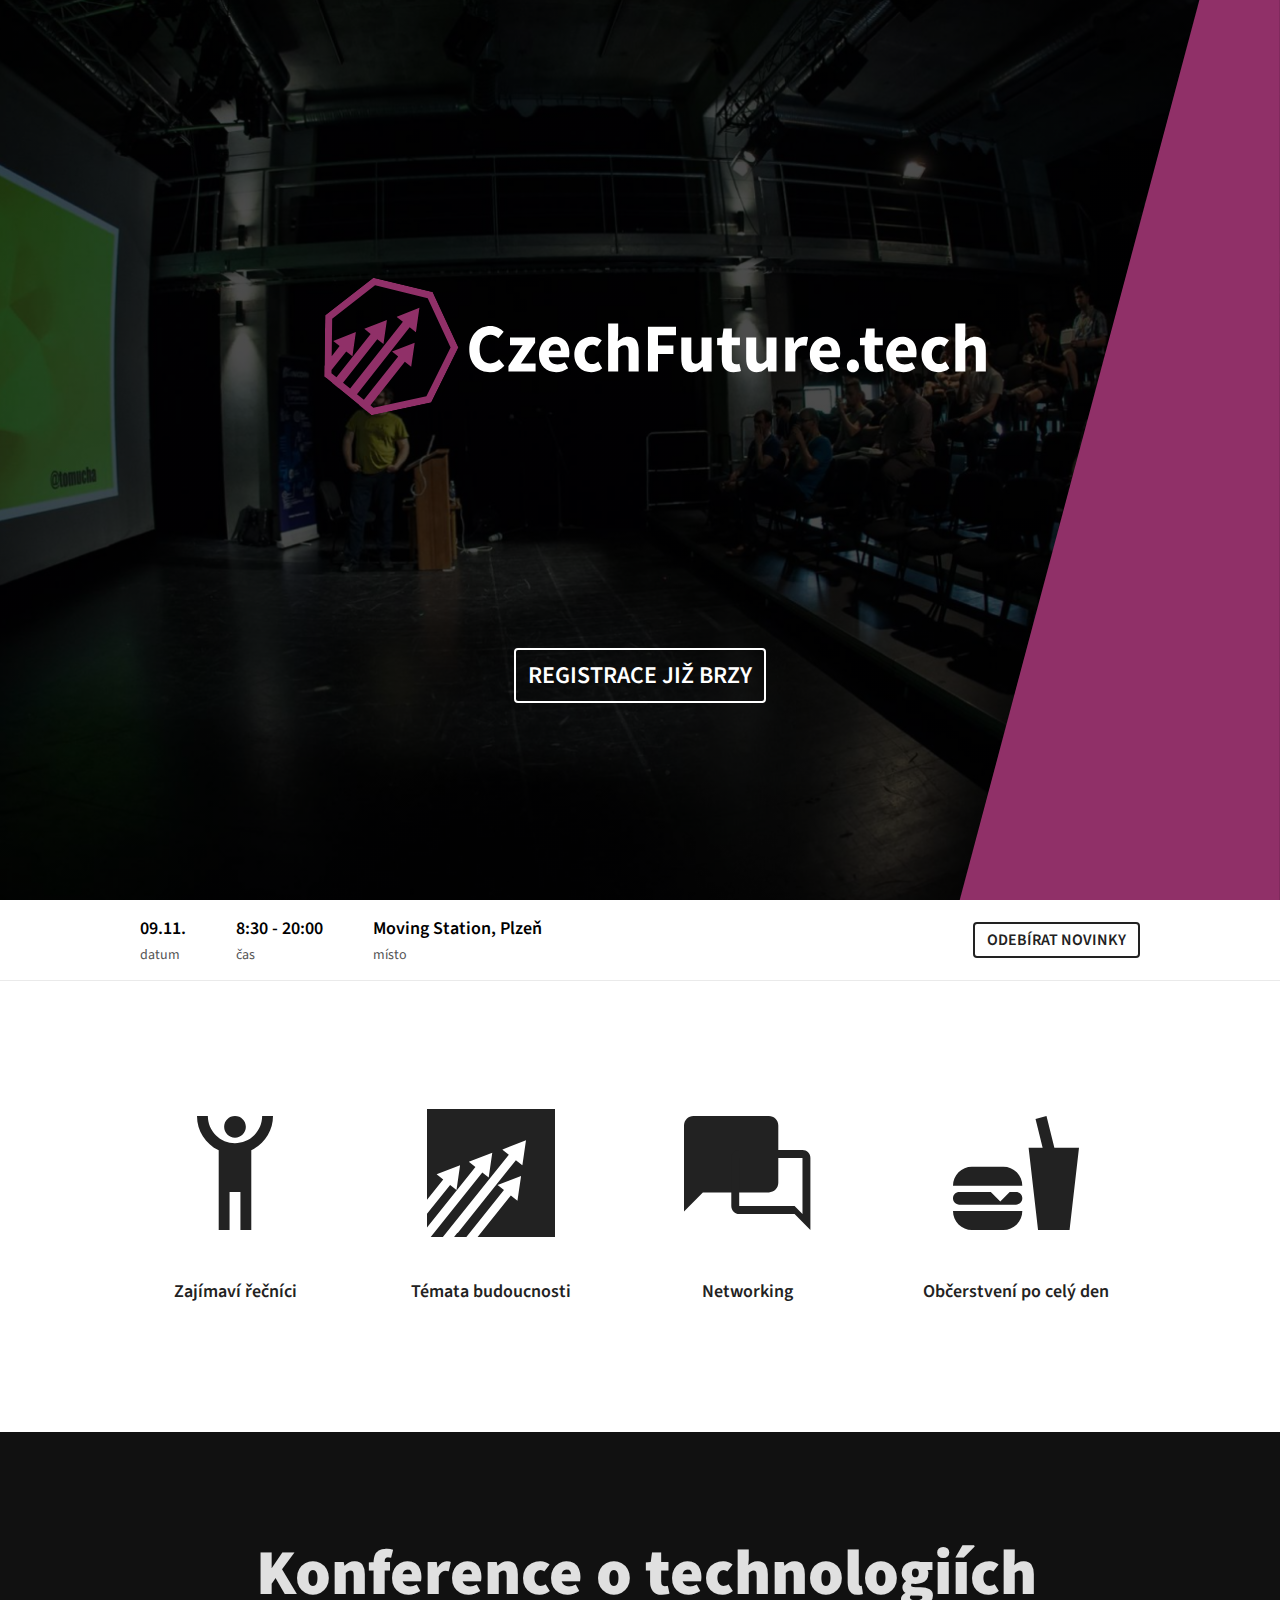
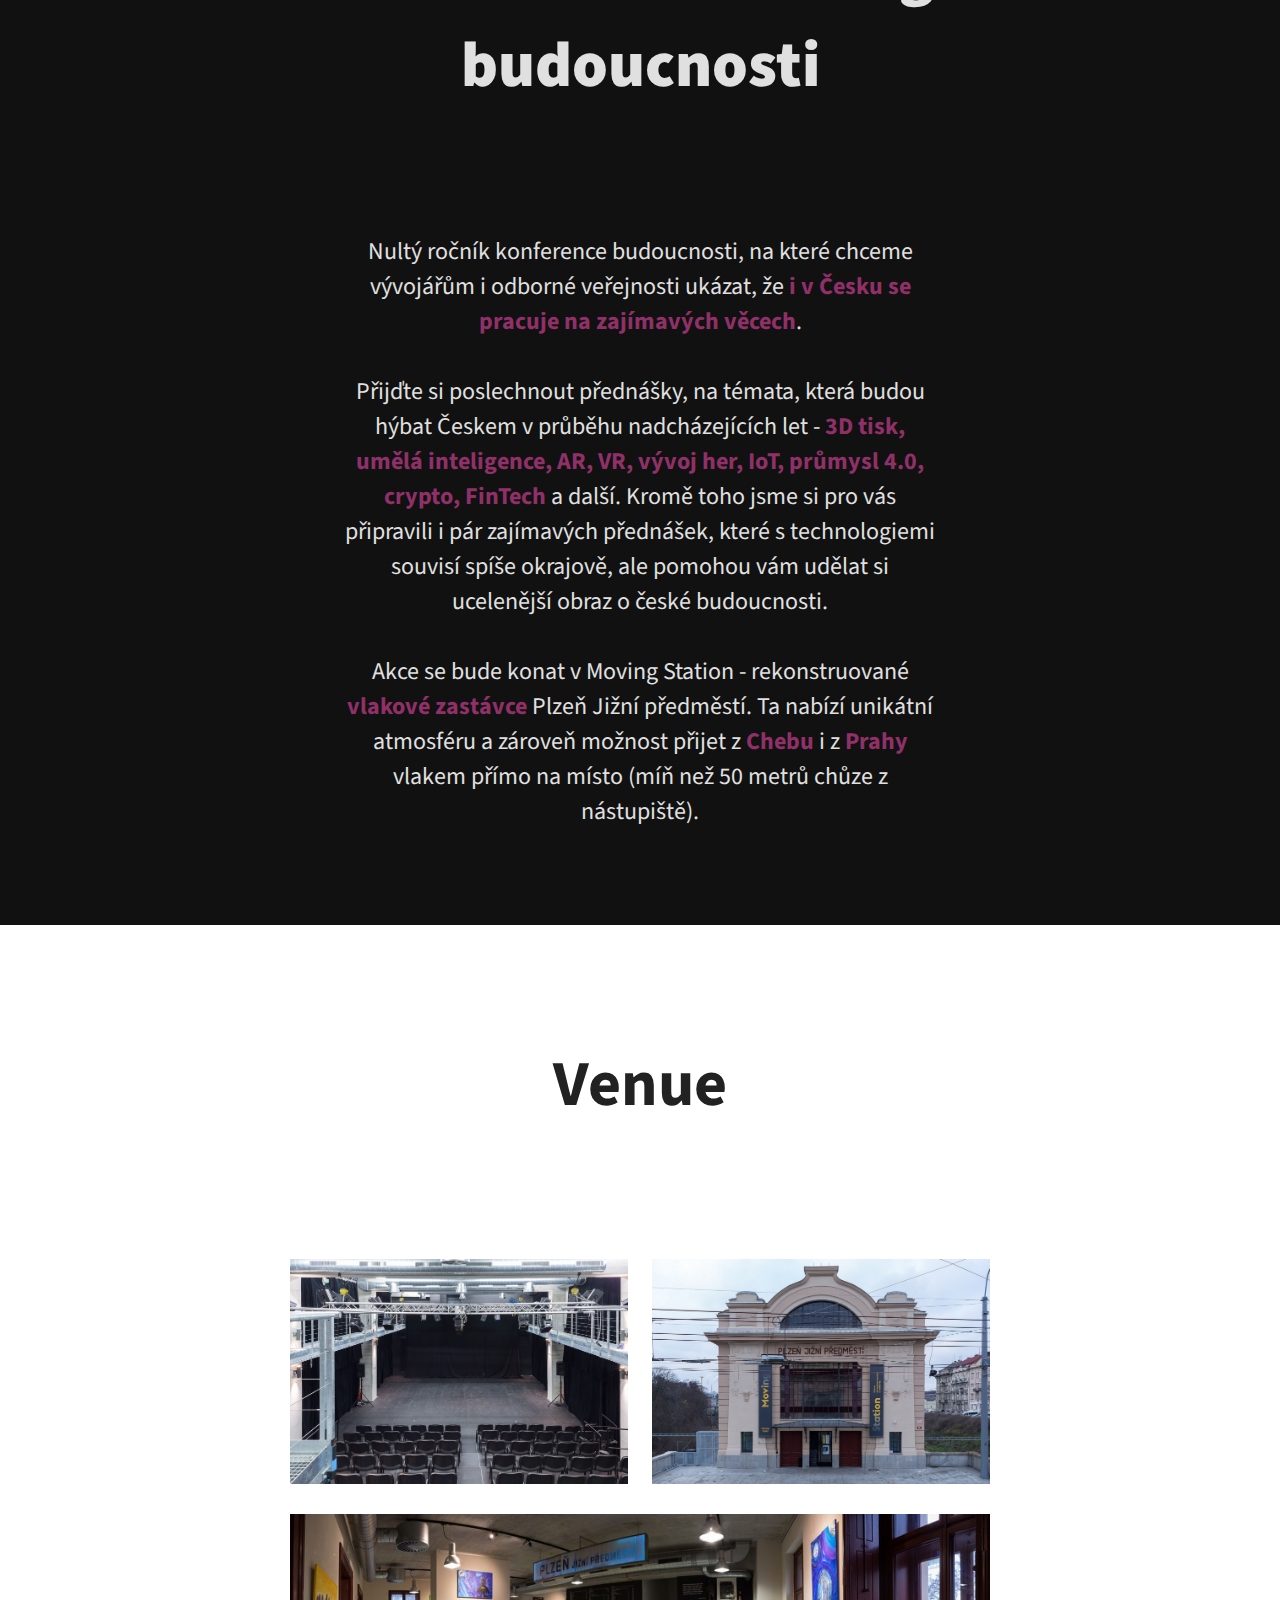
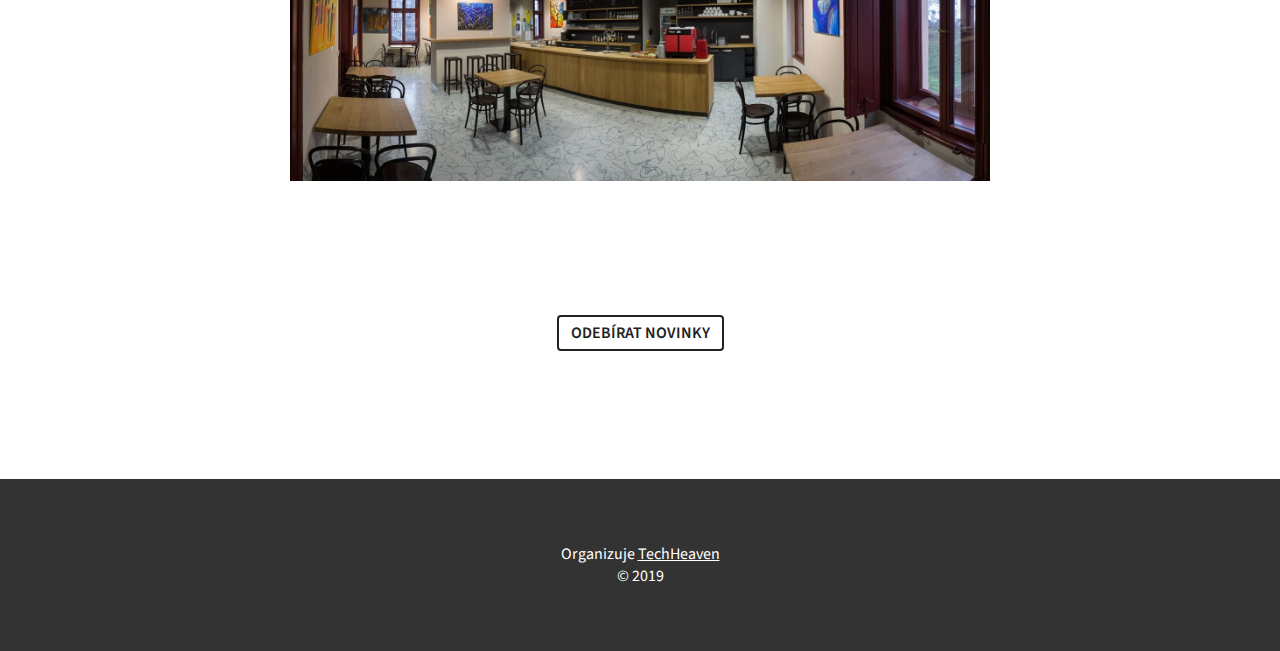
<file: index.html>
<!DOCTYPE html>
<html lang="en">
  <head>
    <!-- Global site tag (gtag.js) - Google Analytics -->
    <script async src="https://www.googletagmanager.com/gtag/js?id=UA-142857992-2"></script>
    <script>
      window.dataLayer = window.dataLayer || [];
      function gtag(){dataLayer.push(arguments);}
      gtag('js', new Date());

      gtag('config', 'UA-142857992-2');
    </script>
    <meta charset="UTF-8">
    <meta name="viewport" content="width=device-width, initial-scale=1.0">
    <link rel="stylesheet" href="styles.css?v=5">
    <link
        href="https://fonts.googleapis.com/css?family=Source+Sans+Pro:300,400|Zilla+Slab+Highlight:400,700&amp;subset=latin-ext"
        rel="stylesheet">
    <title>CzechFuture.tech - konference o technologiích budoucnosti</title>
  </head>
  <body>
    <div class="SectionsContainer">
      <div class="Section Section-cover">
        <div class="Section-cover-container">

          <img class="Cover" src="assets/event_logo.svg" alt="CzechFuture.tech">
        </div>
        <div class="Cover-green"></div>
        <div class="Section-cover-actions">
          <a class="Cover-button">Registrace již brzy</a>
          <!--<a class="Cover-button Cover-button&#45;&#45;tinted"
             href="https://docs.google.com/forms/d/e/1FAIpQLSe_StLbw9thUr5rC_rp36WQdTJDDAFa5lYjzbylM4ZYnxLTRg/viewform?usp=sf_link"
             target="_blank">chci přednášet</a>-->
        </div>
      </div>
      <div class="Section Section-info">
        <div class="Section-info-container">
          <div class="Info">
            <div class="Info-element">
              <div class="Info-element-value">
                09.11.
              </div>
              <div class="Info-element-name">
                datum
              </div>
            </div>
            <div class="Info-element">
              <div class="Info-element-value">
                8:30 - 20:00
              </div>
              <div class="Info-element-name">
                čas
              </div>
            </div>
            <div class="Info-element">
              <div class="Info-element-value">
                Moving Station, Plzeň
              </div>
              <div class="Info-element-name">
                místo
              </div>
            </div>
            <!--<div class="Info-element">
              <div class="Info-element-value">
                250 - 400 Kč
              </div>
              <div class="Info-element-name">
                vstupenky
              </div>
            </div>-->
          </div>
          <div class="Actions">
            <a class="Actions-button" href="https://mailchi.mp/fa78c0d2267e/czech-future-tech" target="_blank">
              Odebírat novinky
            </a>
          </div>
        </div>
      </div>
      <div class="Section Section-promo">
        <div class="Section-promo-container">
          <div class="Promo">
            <img class="Promo-icon" src="assets/icon/ic_speakers.svg" alt="SPEAKERS">
            <span class="Promo-title">Zajímaví řečníci</span>
          </div>
          <div class="Promo">
            <img class="Promo-icon" src="assets/icon/ic_substract.svg" alt="Téma budoucnosti">
            <span class="Promo-title">Témata budoucnosti</span>
          </div>
          <div class="Promo">
            <img class="Promo-icon" src="assets/icon/ic_networking.svg" alt="NETWORKING">
            <span class="Promo-title">Networking</span>
          </div>
          <div class="Promo">
            <img class="Promo-icon" src="assets/icon/ic_food.svg" alt="FOOD">
            <span class="Promo-title">Občerstvení po celý den</span>
          </div>
        </div>
      </div>
      <div class="Section Section-EventDescription">
        <div class="Section-EventDescription--container">
          <h1 class="EventDescription-title">
            &nbsp;Konference o technologiích budoucnosti
          </h1>
          <p class="EventDescription-value">
            <!--<b>1</b> sobota, <b>4</b> témata, <b>20</b> speakerů, <b>200</b> účastníků -<br>-->
            <!-- - tak to je vývojářský ráj.-->
            <br><br>
            Nultý ročník konference budoucnosti, na které chceme vývojářům i odborné veřejnosti ukázat, že <b>i v Česku se pracuje na zajímavých věcech</b>.
            <br><br>
            Přijďte si poslechnout přednášky, na témata, která budou hýbat Českem v průběhu nadcházejících let - <b>3D tisk, umělá inteligence, AR, VR, vývoj her, IoT, průmysl 4.0, crypto, FinTech </b> a další.
            Kromě toho jsme si pro vás připravili i pár zajímavých přednášek, které s technologiemi souvisí spíše okrajově, ale pomohou vám udělat si ucelenější obraz o české budoucnosti.
            <br><br>
            Akce se bude konat v Moving Station - rekonstruované <b>vlakové zastávce</b> Plzeň Jižní předměstí. Ta
            nabízí
            unikátní atmosféru a zároveň možnost přijet z <b>Chebu</b> i z <b>Prahy</b> vlakem přímo na místo (míň než
            50
            metrů chůze z nástupiště).
          </p>
        </div>
      </div>
      <div class="Section Section-main">
        <div class="Section-main-container">
          <div class="ContentColumn">

            <div class="ContentColumn-Section Venue">
              <h2>Venue</h2>
              <div class="Venue-Gallery">
                <div class="Venue-Gallery-Row">
                  <div class="ImageWrapper">
                    <img src="assets/gallery/venue_1.jpg" alt="venue 1">
                  </div>
                  <div class="ImageWrapper">
                    <img src="assets/gallery/venue_2.jpg" alt="venue 2">
                  </div>
                </div>
                <div class="ImageWrapper">
                  <img src="assets/gallery/venue_3.jpg" alt="venue 3">
                </div>
              </div>
            </div>


            <div class="ContentColumn-Section Socials">
              <a class="Actions-button" href="https://mailchi.mp/fa78c0d2267e/czech-future-tech" target="_blank">
                Odebírat novinky
              </a>
            </div>

            <div class="ContentColumn-Section Footer">
              <p>Organizuje <a href="https://techheaven.org">TechHeaven</a></p>
              <p>&copy; 2019</p>
            </div>

          </div>
        </div>
      </div>
    </div>
  </body>
</html>
</file>
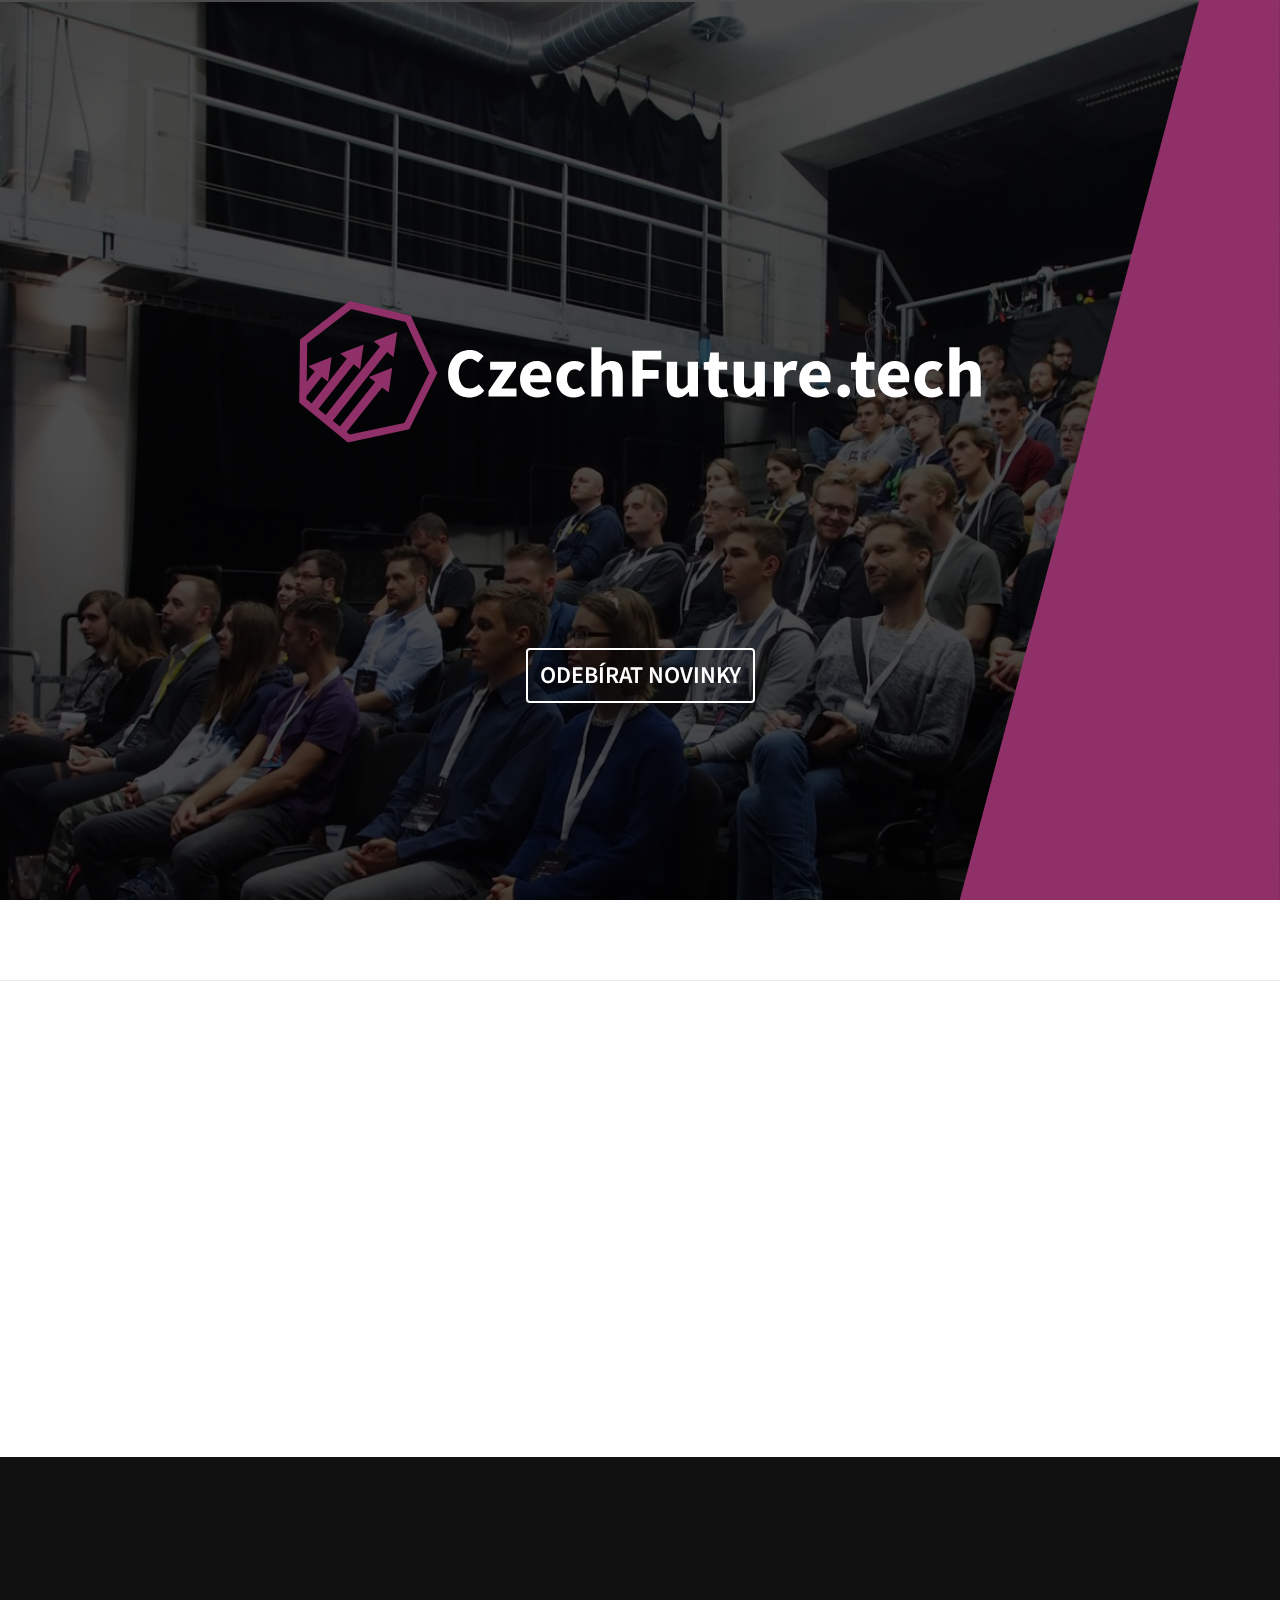
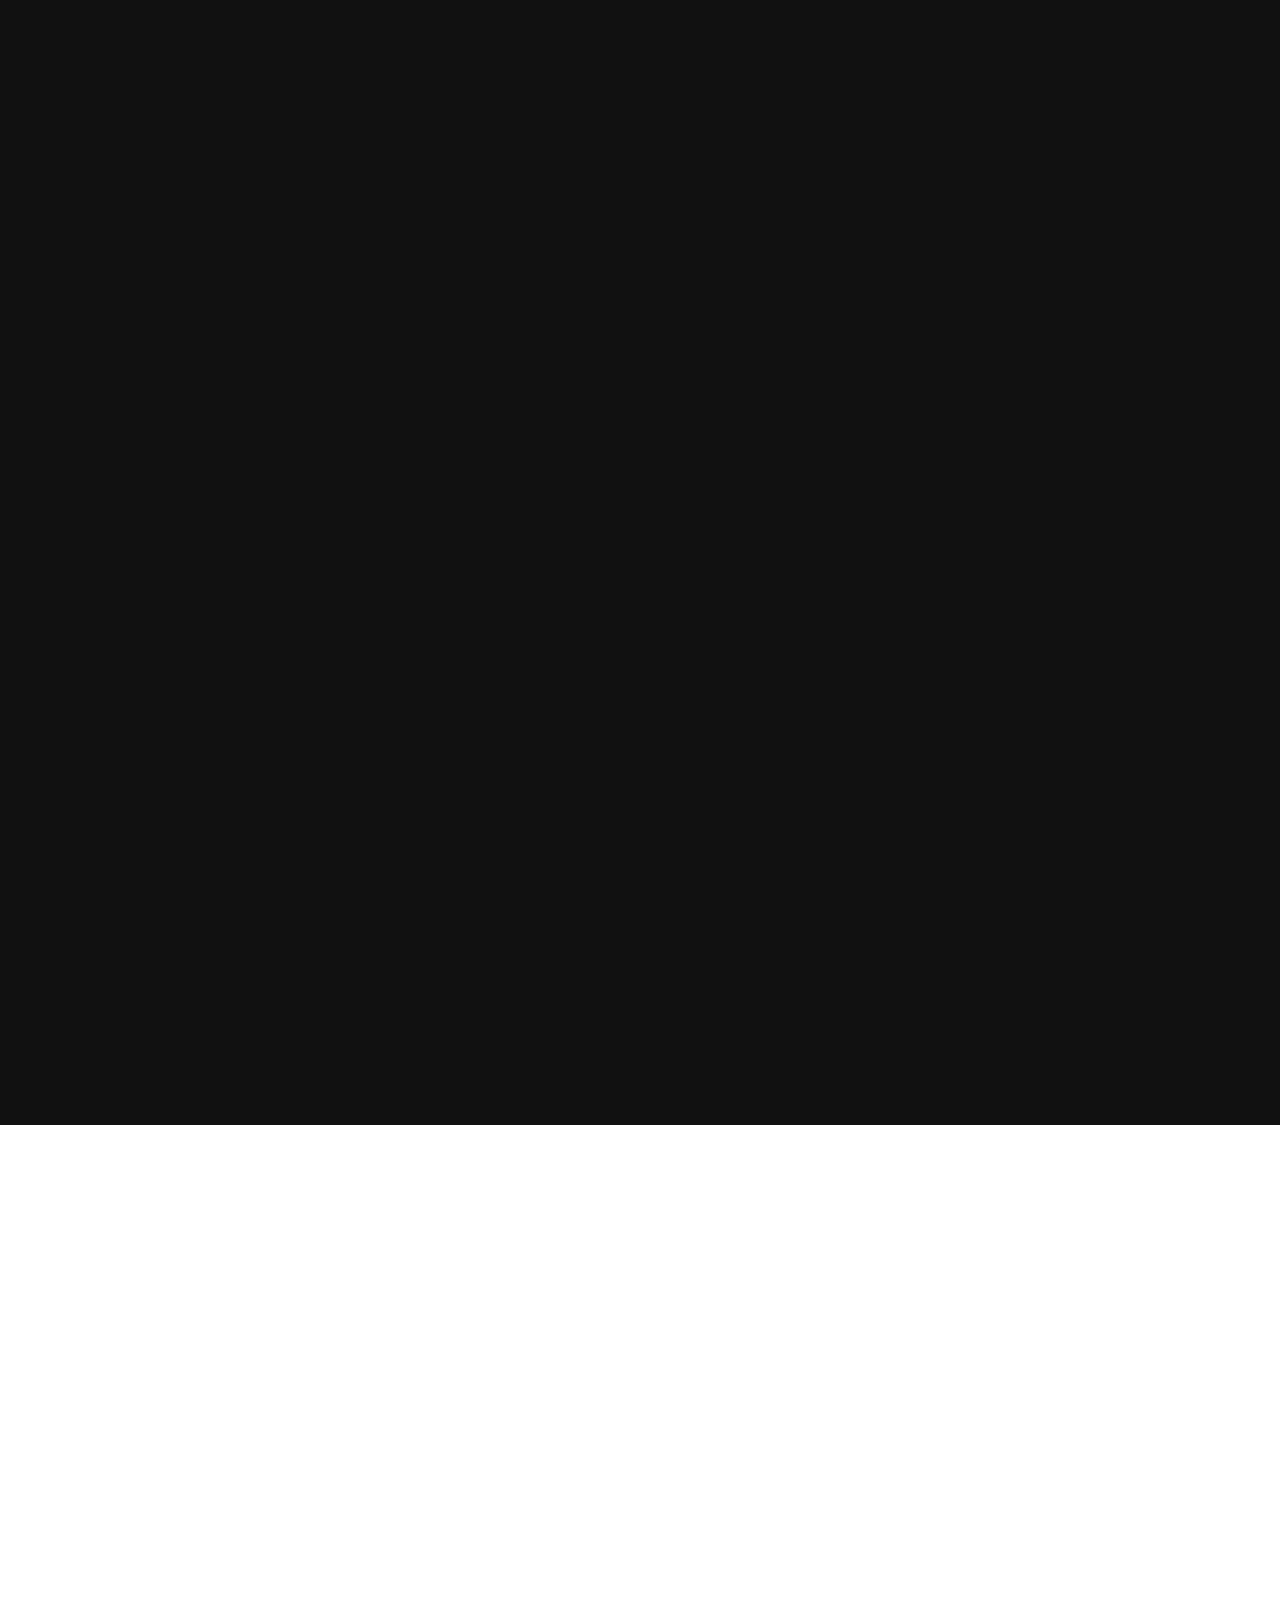
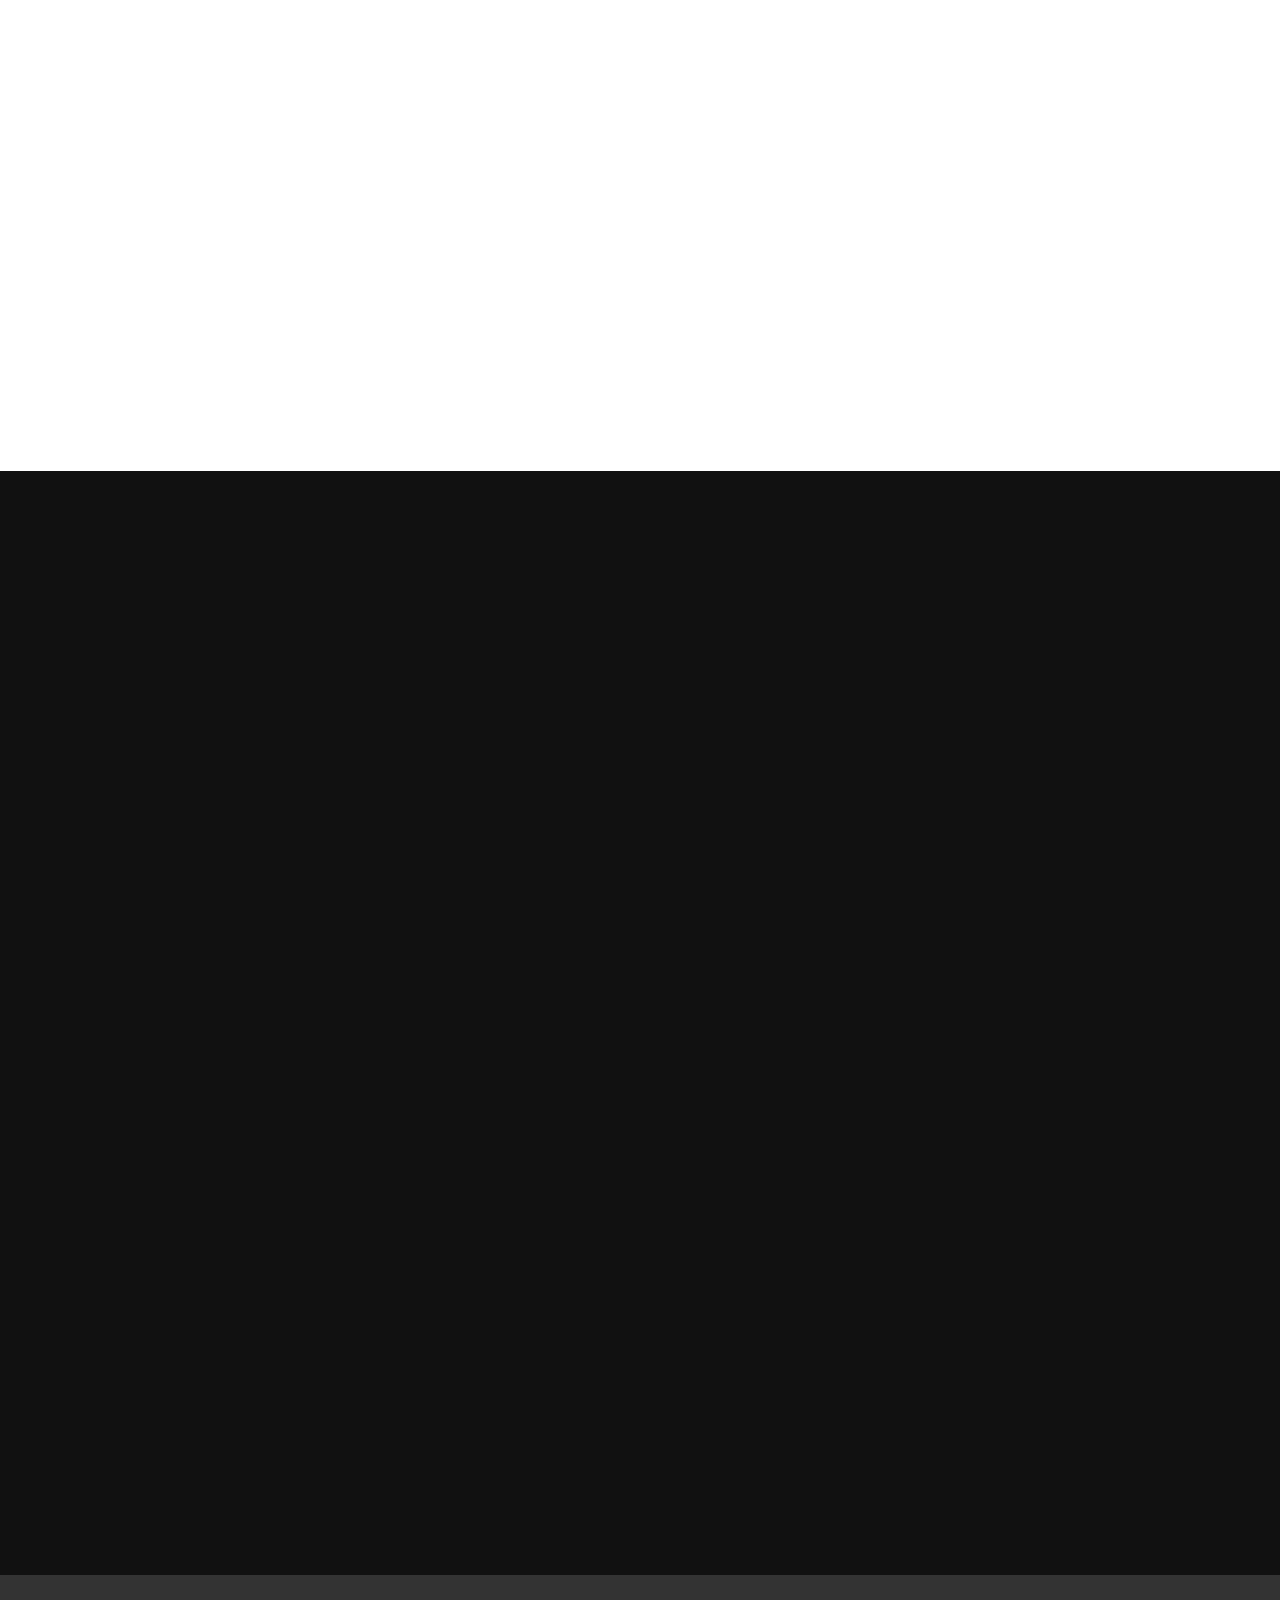
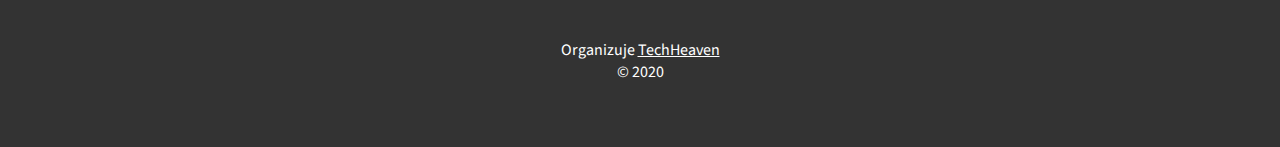
<file: public/index.html>
<!DOCTYPE html>
<html lang="cs">
<head>
    <!-- Global site tag (gtag.js) - Google Analytics -->
    <script async src="https://www.googletagmanager.com/gtag/js?id=UA-142857992-2"></script>
    <script>
        window.dataLayer = window.dataLayer || [];

        function gtag() {
            dataLayer.push(arguments);
        }

        gtag('js', new Date());

        gtag('config', 'UA-142857992-2');
    </script>
    <meta charset="UTF-8">
    <meta content="width=device-width, initial-scale=1.0" name="viewport">
    <link href="styles.css?v=5" rel="stylesheet">
    <link href="https://unpkg.com/aos@next/dist/aos.css" rel="stylesheet"/>
    <link
            href="https://fonts.googleapis.com/css?family=Source+Sans+Pro:300,400|Zilla+Slab+Highlight:400,700&amp;subset=latin-ext"
            rel="stylesheet">
    <title>CzechFuture.tech - konference o technologiích budoucnosti</title>
</head>
<body>
<div class="SectionsContainer">
    <div class="Section Section-cover">
        <div class="Section-cover-container">

            <img alt="CzechFuture.tech" class="Cover" data-aos="zoom-in" src="assets/event_logo.svg">
        </div>
        <div class="Cover-green"></div>
        <div class="Section-cover-actions">
            <a class="Cover-button" data-aos="fade-up" href="https://mailchi.mp/fa78c0d2267e/czech-future-tech"
               target="_blank">Odebírat
                novinky</a>
            <!--<a class="Cover-button Cover-button&#45;&#45;tinted"
               href="https://docs.google.com/forms/d/e/1FAIpQLSe_StLbw9thUr5rC_rp36WQdTJDDAFa5lYjzbylM4ZYnxLTRg/viewform?usp=sf_link"
               target="_blank">chci přednášet</a>-->
        </div>
    </div>
    <div class="Section Section-info">
        <div class="Section-info-container">
            <div class="Info" data-aos="zoom-in-left">
                <div class="Info-element">
                    <div class="Info-element-value">
                        23.5.2020
                    </div>
                    <div class="Info-element-name">
                        datum
                    </div>
                </div>
                <div class="Info-element">
                    <div class="Info-element-value">
                        10:00 - 20:00
                    </div>
                    <div class="Info-element-name">
                        čas
                    </div>
                </div>
                <div class="Info-element">
                    <div class="Info-element-value">
                        Techmania, Plzeň
                    </div>
                    <div class="Info-element-name">
                        místo
                    </div>
                </div>
                <!--<div class="Info-element">
                  <div class="Info-element-value">
                    250 - 400 Kč
                  </div>
                  <div class="Info-element-name">
                    vstupenky
                  </div>
                </div>-->
            </div>
        </div>
    </div>
    <div class="Section Section-promo">
        <div class="Section-promo-container" data-aos="fade-up">
            <div class="Promo">
                <img alt="SPEAKERS" class="Promo-icon" src="assets/icon/ic_speakers.svg">
                <span class="Promo-title">Zajímaví řečníci</span>
            </div>
            <div class="Promo">
                <img alt="Téma budoucnosti" class="Promo-icon" src="assets/icon/ic_substract.svg">
                <span class="Promo-title">Témata budoucnosti</span>
            </div>
            <div class="Promo">
                <img alt="NETWORKING" class="Promo-icon" src="assets/icon/ic_networking.svg">
                <span class="Promo-title">Networking</span>
            </div>
            <div class="Promo">
                <img alt="FOOD" class="Promo-icon" src="assets/icon/ic_food.svg">
                <span class="Promo-title">Občerstvení po celý den</span>
            </div>
        </div>
    </div>
    <div class="Section Section-EventDescription">
        <div class="Section-EventDescription--container" data-aos="fade-up">
            <h1 class="EventDescription-title">
                &nbsp;CzechFuture.tech - konference o technologiích budoucnosti
            </h1>
            <p class="EventDescription-value">
                <!--<b>1</b> sobota, <b>4</b> témata, <b>20</b> speakerů, <b>200</b> účastníků -<br>-->
                <!-- - tak to je vývojářský ráj.-->
                <br><br>
                <b>Czech</b>, český - V Česku i v zahraničí se pořádá spousta konferencí, kde jsou předmětem přednášek,
                workshopů a diskuzí technologie, které jsou zajímavé v zahraničí - v Silicon Valley, v Londýně, v
                Německu, v Číně, v Izraeli, …<br>
                My ale chceme vyslat jasný signál, že <b>i u nás se pracuje na zajímavých věcech.</b>
                <br><br>
                <b>Future</b>, budoucnost - Nosným tématem konference je budoucnost, takže jsme zjišťovali, v čem je <b>Česká
                republika silná</b> , jaké experty tady máme a co můžeme očekávat, že bude hrát významnou roli v
                budoucnosti
                Česka. A to také bude tématem konference.
                <br><br>
                <b>Tech</b>, technologie - Ať už jde o <b>umělou inteligenci </b>,<b> virtuální realitu </b>,<b>
                kryptoměny </b> nebo<b> vývoj her</b>,
                budoucností Česka jsou technologie. Přijďte se přesvědčit sami.
                <br><br>
                Akce se bude konat v <b>Techmania</b> Science Center v Plzni. Ta nabízí unikátní atmosféru pro dospělé,
                ale
                také pro děti a zároveň se nachází jenom kousek od <b>vlakové zastávky Plzeň - Jižní předměstí</b>, kde
                probíhal nultý ročník.
            </p>
        </div>
    </div>
    <div class="Section Speakers" data-aos="fade-up">
        <span class="Speaker-header">Řečníci</span>
        <div class="Section Speakers Speakers-Grid">
            <div class="Speaker"><img alt="speaker" class="Speaker-img" src="assets/speakers/PK.png">
                <span class="Speaker-name">Pavel König<br> <span class="Speaker-name-company">Nvias</span></span>
                <span class="Speaker-topic">ZAJÍMAVOSTI</span>
            </div>
            <div class="Speaker"><img alt="speaker" class="Speaker-img" src="assets/speakers/MK.png">
                <span class="Speaker-name">Martin Kotek<br> <span class="Speaker-name-company">AVRAR</span></span>
                <span class="Speaker-topic">AR/VR</span>
            </div>
            <div class="Speaker"><img alt="speaker" class="Speaker-img" src="assets/speakers/KH.png">
                <span class="Speaker-name">Karel Hulec<br><span class="Speaker-name-company"> Neos</span></span>
                <div><span class="Speaker-topic">CRYPTO</span>
                    <span class="Speaker-topic" style="margin-right: 8px">AR/VR</span>
                </div>

            </div>
            <div class="Speaker"><img alt="speaker" class="Speaker-img" src="assets/speakers/VL.png">
                <span class="Speaker-name">Vašek Löffelmann <br><span
                        class="Speaker-name-company"> ChytreCallcentrum</span></span>
                <div><span class="Speaker-topic">ZAJÍMAVOSTI</span>
                    <span class="Speaker-topic" style="margin-right: 8px">AI</span>
                </div>

            </div>
        </div>
        <span class="Speakers-footer">a další...</span>
    </div>

    <div class="Section Section-main">
        <div class="Section-main-container">
            <div class="Venue-section ContentColumn">

                <div class="ContentColumn-Section Venue" data-aos="fade-up">
                    <h2>Venue</h2>
                    <div class="Venue-Gallery">
                        <div class="Venue-Gallery-Row">
                            <div class="ImageWrapper">
                                <img alt="venue 1" src="assets/gallery/venue_1.jpg">
                            </div>
                            <div class="ImageWrapper">
                                <img alt="venue 2" src="assets/gallery/venue_2.jpg">
                            </div>
                        </div>
                        <div class="ImageWrapper">
                            <img alt="venue 3" src="assets/gallery/venue_3.jpg">
                        </div>
                    </div>
                </div>


                <!--<div class="ContentColumn-Section Socials">
                    <a class="Actions-button" href="https://mailchi.mp/fa78c0d2267e/czech-future-tech" target="_blank">
                        Odebírat novinky
                    </a>
                </div>-->

                <div class="ContentColumn-Section Footer">
                    <p>Organizuje <a href="https://techheaven.org">TechHeaven</a></p>
                    <p>&copy; 2020</p>
                </div>

            </div>
        </div>
    </div>
</div>
<!-- Effect -->
<script src="https://code.jquery.com/jquery-3.4.1.js"></script>
<script src="https://unpkg.com/aos@next/dist/aos.js"></script>
<script>
    AOS.init({
            duration: 1500
        }
    );
</script>
</body>
</html>
</file>
<file: styles.css>
html, body {
    margin: 0;
    padding: 0;
    background-color: #fff;
    font-family: 'Source Sans Pro', sans-serif;
}

body {
    display: flex;
    flex-direction: column;
}

h1, h2, h3, h4, h5, h6, p {
    padding: 0;
    margin: 0;
}

.Header {
    height: 72px;
    background-color: #222222;
}

.SectionsContainer {
    display: flex;
    flex-direction: column;
    /*width: 100%;*/
    overflow: hidden;
}

.Section {
    display: flex;
    flex-direction: row;
    justify-content: center;
}

.Section-cover {
    display: flex;
    flex-direction: column;
    align-items: center;
    justify-content: center;
    height: 100vh;
    background: linear-gradient(
            rgba(0, 0, 0, .7),
            rgba(0, 0, 0, .7)
    ), url("assets/bg/feature_bg.png") no-repeat center center;
    background-size: cover;
}

.Section-cover-container {
    display: flex;
    flex-direction: column;
    align-items: center;
    justify-content: flex-end;
    flex: 1;

    width: 100%;
    max-width: 1000px;
}

.Section-cover-actions {
    display: flex;
    flex-direction: row;
    align-items: center;
    justify-content: center;
    flex: 1;
    position: relative;
    z-index: 1000;
}

.Section-cover-actions > :not(:last-child) {
    margin: 0 16px 0 0;
}

.Cover {
    display: block;
    width: 70%;
}

.Cover-button {
    display: block;
    padding: 8px 12px;
    border: 2px solid #fff;
    color: #fff;
    text-transform: uppercase;
    border-radius: 4px;
    font-weight: 600;
    font-size: 24px;
    cursor: pointer;
    user-select: none;
    text-decoration: none;
}

.Cover-button--tinted {
    color: #903068;
    border-color: #903068;
}

.Cover-green {
    display: block;
    height: 100%;
    width: 100%;
    position: absolute;
    top: 0;
    right: 0;
    background: url('assets/bg/green_cover.svg') no-repeat right center;
    background-size: contain;
}

.Section-info {
    display: flex;
    flex-direction: row;
    align-items: center;

    min-height: 80px;
    border-bottom: 1px solid #eaeaea;

    color: #333333;
}

.Section-info-container {
    display: flex;
    flex-direction: row;
    align-items: center;
    justify-content: start;

    max-width: 1000px;
    width: 100%;
}

.Info {
    display: flex;
    flex-direction: row;
    justify-content: start;
    flex-wrap: wrap;

    flex: 1;

    color: #000;
}

.Info-element {
    flex-direction: column;
    justify-content: start;
    align-items: start;
}

.Info-element:not(:last-child) {
    margin-right: 50px;
}

.Info-element-value {
    font-size: 18px;
    font-weight: 600;
}

.Info-element-name {
    margin-top: 4px;

    font-size: 14px;
    color: #555;
}

.Actions {
    display: flex;
    flex-direction: row;
    justify-content: end;
}

.Actions-button {
    display: block;

    border: 2px solid #222;
    border-radius: 4px;
    padding: 8px 12px;
    cursor: pointer;
    user-select: none;

    color: #222;
    font-size: 16px;
    font-style: normal;
    font-weight: 600;
    line-height: 16px;
    text-transform: uppercase;
    text-decoration: none;
}

.Section-promo {
    display: flex;
    flex-direction: row;
    justify-content: center;
}

.Section-promo-container {
    display: flex;
    flex-direction: row;
    align-items: center;
    padding: 128px 0;
}

.Section-promo-container > :not(:last-child) {
    margin: 0 112px 0 0;
}

.Promo {
    display: flex;
    flex-direction: column;
    align-items: center;
    color: #222;
}

.Promo-icon {
    width: 128px;
    height: 128px;
}

.Promo-title {
    font-weight: 600;
    font-size: 18px;
    margin-top: 42px;
    display: block;
}

.Section-EventDescription {
    display: flex;
    flex-direction: row;
    justify-content: center;
    background-color: #111;
    color: #e0e0e0;
}

.Section-EventDescription--container {
    display: flex;
    flex-direction: column;
    max-width: 1000px;
    align-items: center;
    margin: 96px 0;
}

.EventDescription-title {
    font-family: 'Source Sans Pro', sans-serif;
    font-size: 64px;
    text-align: center;
    font-weight: 900;
    margin-bottom: 52px;
}

.EventDescription-value > b {
    color: #903068;
}

.Section-main {
    display: flex;
    flex-direction: row;
    justify-content: center;
    margin: 72px 0 0 0;
}

.Section-main-container {
    display: flex;

    flex: 0 0 100%;

    flex-direction: row;
    flex-wrap: nowrap;
    align-items: center;
}

.ContentColumn {
    display: flex;
    flex-direction: column;

    flex-basis: 0;
    flex-grow: 1;
    flex-shrink: 1;

    align-items: center;
}

.ContentColumn:first-child {
    margin-top: 42px;
}

.ContentColumn-Section {
    max-width: 1000px;

    display: flex;
    flex-direction: column;
    margin: 0 24px;

    flex: 1;
}

.ContentColumn-Section > h2 {
    font-family: 'Source Sans Pro', sans-serif;
    font-size: 64px;
    color: #222;
}

.Venue {
    align-items: center;
    max-width: 700px;
    overflow: hidden;
    margin-bottom: 128px;
}

.Venue-Gallery {
    display: flex;
    flex-direction: column;
    align-items: center;
    margin-top: 128px;
}

.Venue-Gallery > *:not(:last-child) {
    margin-bottom: 24px;
}

.Venue-Gallery .ImageWrapper {
    width: 100%;
}

.Venue-Gallery .ImageWrapper > img {
    width: 100%;
}

.Venue-Gallery-Row {
    display: flex;
    flex-direction: row;
}

.Venue-Gallery-Row > .ImageWrapper:not(:last-child) {
    margin: 0 24px 0 0;
}

.Socials {
    flex-direction: row;
    margin-bottom: 128px;
    justify-content: center;
}

.Socials > *:not(:last-child) {
    margin-right: 24px;
}

.ContentColumn-Divider {
    height: 1px;
    background-color: #eaeaea;
    margin: 24px 0;
}

.EventDescription {
    flex-direction: column;
    margin: 32px 24px 98px 24px;
    align-items: center;
}

.EventDescription-value {
    text-align: center;
    max-width: 600px;
    font-size: 24px;
}

.ContentColumn-Section-title {
    font-size: 18px;
    margin: 0 0 12px 0;
}

.Speakers {
    align-items: center;
    max-width: 900px;
    overflow: hidden;
    margin-bottom: 128px;
    flex-direction: column;
}

.Speakers-Grid {
    margin: 64px 0 0 0;
    display: flex;
    flex-direction: row;
    flex-wrap: wrap;
    justify-content: center;
}

.Speakers-Grid > * {
    margin: 48px 52px 0 52px;
}

.Speaker {
    display: flex;
    flex-direction: column;
    align-items: center;
}

.Speaker-img {
    width: 128px;
    height: 128px;
    border-radius: 64px;
    background-color: #eaeaea;

    overflow: hidden;
}

.Speaker-name {
    font-size: 24px;
    text-align: center;
    margin-top: 24px;
    color: #222;
}

.Speaker-topic {
    font-size: 16px;
    text-transform: uppercase;
    text-align: center;
    margin-top: 8px;
    color: #222;
    font-weight: 700;
}

.Speaker-company {
    display: flex;
    flex-direction: row;
    align-items: center;
    justify-content: center;
}

.Speaker-company-logo {
    width: 24px;
    height: 24px;

    overflow: hidden;
}

.Speaker-company-name {
    font-size: 14px;
    text-transform: uppercase;
    color: #555;
}

/*
.Schedule-column {
    display: flex;
    flex-direction: column;
    flex: 1 0 0;
    margin: 0 0 0 42px;
}

.Schedule-column:last-child {
    margin: 0 42px 0 42px;
}

.Schedule-column > :not(:first-child) {
    margin: 24px 0 0 0;
}

.Schedule-room {
    border: 2px solid #000000;
    border-radius: 5px;

    display: block;

    padding: 8px 12px;
    cursor: pointer;
    user-select: none;

    color: #000000;
    font-size: 18px;
    font-style: normal;
    font-weight: 600;
    line-height: 16px;
}

.Schedule-room-green {
    border-color: #219653;
    color: #219653;
}

.Schedule-room-purple {
    border-color: #9B51E0;
    color: #9B51E0;
}*/

/*.SideColumn {
    display: flex;
    flex-direction: column;

    flex-shrink: 0;
    flex-grow: 0;
    flex-basis: 300px;
}

.Timetable-buttons {
    display: flex;
    flex-direction: row;
}

.Timetable-buttons > :not(:first-child) {
    margin-left: 8px;
}

.Timetable-button {
    border-radius: 8px;
    color: #fff;
    text-transform: uppercase;
    font-size: 12px;
    line-height: 12px;
    padding: 2px 8px;
    margin: 8px 0 8px 14px;
}

.Timetable-button-ai {
    background-color: #F2994A;
}

.Timetable-button-startup {
    background-color: #219653;
}

.Timetable-button-tens {
    background-color: #EB5757;
}

.Schedule-item {
    border: 1px solid #EAEAEA;
}

.Schedule-item-title {
    font-weight: 600;
    font-size: 18px;
    margin: 14px;
}

.Schedule-item-speaker {
    font-size: 14px;
    text-transform: uppercase;
    margin: 0 0 0 14px;
}*/

.Footer {
    align-items: center;
    padding: 64px 0;
    background-color: #333;
    align-self: stretch;
    margin: 0;
    color: #fff;
    width: auto;
    max-width: none;
}

.Footer a {
    color: #fff;
}

.Tickets {
    display: flex;
    flex-direction: column;
    align-items: center;
    justify-content: center;
    margin-bottom: 128px;
}

.Tickets h3 {
    margin: 42px 0 0 0;
}

.Tickets-Grid {
    display: flex;
    flex-direction: row;
    margin-top: 32px;
}

.Tickets-Grid > :not(:last-child) {
    margin: 0 32px 0 0;
}

.Ticket {
    display: flex;
    flex-direction: column;
    padding: 16px;
    box-sizing: border-box;
    width: 240px;
    height: 132px;
    align-items: center;
    justify-content: center;
    text-align: center;
    cursor: pointer;
    color: #333;
    text-decoration: none;
    background: url("assets/icon/ticket.svg") no-repeat center;
    background-size: cover;
}

.Ticket-Price {
    font-size: 38px;
    font-weight: 600;
}

.Schedule {
    align-items: center;
    justify-content: center;
    margin-bottom: 128px;
}

.Schedule-grid {
    margin: 64px 0;

    display: flex;
    flex-direction: column;
}

.Schedule-item {
    display: flex;
    flex-direction: column;
    max-width: 500px;
    margin: 32px 24px 0 24px;
}

.Schedule-item:first-child {
    margin: 0 24px 0 24px
}

.Schedule-item-time {
    font-size: 42px;
    font-weight: 300;
    color: #555;
}

.Schedule-item-title {
    font-size: 20px;
    text-transform: uppercase;
    color: #222222;
    font-weight: 600;
}

.Schedule-item-speaker {
    font-size: 20px;
    font-weight: 400;
    margin: 4px 0 0 0;
    color: #222;
}

.Schedule-item-desc {
    font-size: 16px;
    margin: 4px 0 0 0;
    color: #555;
}

@media (max-width: 600px) {

    .Section-cover-actions {
        flex-direction: column;
    }

    .Section-cover-actions > :not(:last-child) {
        margin: 0 0 16px 0;
    }

    .Cover {
        width: 90%;
    }

    .Cover-green {
        display: none;
    }

    .Section-info-container {
        padding: 24px;
        align-items: center;
        flex-direction: column;
    }

    .Section-info-container > *:not(:last-child) {
        margin-bottom: 8px;
    }

    .Info {
        flex-direction: column;
        justify-content: center;
        align-items: center;
    }

    .Info-element {
        align-items: center;
        text-align: center;
    }

    .Info-element:not(:last-child) {
        margin: 0 0 16px 0;
    }

    .Section-promo-container {
        flex-direction: column;
        justify-content: center;
        align-items: center;
        padding: 64px 0;
    }

    .Section-promo-container > :not(:last-child) {
        margin: 0 0 64px 0;
    }

    .Promo-icon {
        width: 64px;
        height: 64px;
    }

    .Section-EventDescription {
        padding: 0 32px;
    }

    .EventDescription-title {
        font-size: 42px;
    }

    .EventDescription-value {
        font-size: 20px;
    }

    .Info-element {
        margin: 0 0 16px 0;
    }

    .Socials {
        flex-direction: column;
        align-items: center;
    }

    .Socials > *:not(:last-child) {
        margin: 0 0 24px 0;
    }

    .Speakers-Grid {
        flex-direction: column;
        flex-wrap: nowrap;
    }

    .Speakers-Grid > * {
        margin: 0 0 52px 0;
    }

    .Tickets-Grid {
        margin-top: 42px;
        flex-direction: column;
    }

    .Tickets-Grid > :not(:last-child) {
        margin: 0 0 42px 0;
    }

}
</file>
<file: public/styles.css>
html, body {
    margin: 0;
    padding: 0;
    background-color: #fff;
    font-family: 'Source Sans Pro', sans-serif;
}

body {
    display: flex;
    flex-direction: column;
}

h1, h2, h3, h4, h5, h6, p {
    padding: 0;
    margin: 0;
}

.Header {
    height: 72px;
    background-color: #222222;
}

.SectionsContainer {
    display: flex;
    flex-direction: column;
    /*width: 100%;*/
    overflow: hidden;
}

.Section {
    display: flex;
    flex-direction: row;
    justify-content: center;
}

.Section-cover {
    display: flex;
    flex-direction: column;
    align-items: center;
    justify-content: center;
    height: 100vh;
    background: linear-gradient(
            rgba(0, 0, 0, .7),
            rgba(0, 0, 0, .7)
    ), url("assets/bg/feature_bg.png") no-repeat center center;
    background-size: cover;
}

.Section-cover-container {
    display: flex;
    flex-direction: column;
    align-items: center;
    justify-content: flex-end;
    flex: 1;

    width: 100%;
    max-width: 1000px;
}

.Section-cover-actions {
    display: flex;
    flex-direction: row;
    align-items: center;
    justify-content: center;
    flex: 1;
    position: relative;
    z-index: 1000;
}

.Section-cover-actions > :not(:last-child) {
    margin: 0 16px 0 0;
}

.Cover {
    display: block;
    width: 70%;
    z-index: 2;
}

.Cover-button {
    display: block;
    padding: 8px 12px;
    border: 2px solid #fff;
    color: #fff;
    text-transform: uppercase;
    border-radius: 4px;
    font-weight: 600;
    font-size: 24px;
    cursor: pointer;
    user-select: none;
    text-decoration: none;
}

.Cover-button--tinted {
    color: #903068;
    border-color: #903068;
}

.Cover-green {
    display: block;
    height: 100%;
    width: 100%;
    position: absolute;
    top: 0;
    right: 0;
    background: url('assets/bg/green_cover.svg') no-repeat right center;
    background-size: contain;
}

.Section-info {
    display: flex;
    flex-direction: row;
    align-items: center;

    min-height: 80px;
    border-bottom: 1px solid #eaeaea;

    color: #333333;
}

.Section-info-container {
    display: flex;
    flex-direction: row;
    align-items: center;
    justify-content: start;

    max-width: 1000px;
    width: 100%;
}

.Info {
    display: flex;
    flex-direction: row;
    justify-content: start;
    flex-wrap: wrap;
    padding-left: 20%;
    flex: 1;

    color: #000;
}

.Info-element {
    flex-direction: column;
    justify-content: start;
    align-items: start;
}

.Info-element:not(:last-child) {
    margin-right: 50px;
}

.Info-element-value {
    font-size: 18px;
    font-weight: 600;
}

.Info-element-name {
    margin-top: 4px;

    font-size: 14px;
    color: #555;
}

.Actions {
    display: flex;
    flex-direction: row;
    justify-content: end;
}

.Actions-button {
    display: block;

    border: 2px solid #222;
    border-radius: 4px;
    padding: 8px 12px;
    cursor: pointer;
    user-select: none;

    color: #222;
    font-size: 16px;
    font-style: normal;
    font-weight: 600;
    line-height: 16px;
    text-transform: uppercase;
    text-decoration: none;
}

.Section-promo {
    display: flex;
    flex-direction: row;
    justify-content: center;
}

.Section-promo-container {
    display: flex;
    flex-direction: row;
    align-items: center;
    padding: 128px 0;
}

.Section-promo-container > :not(:last-child) {
    margin: 0 5% 0 0;
}

.Promo {
    display: flex;
    flex-direction: column;
    align-items: center;
    color: #222;
}

.Promo-icon {
    width: 128px;
    height: 128px;
}

.Promo-title {
    font-weight: 600;
    font-size: 18px;
    margin-top: 42px;
    display: block;
    text-align: center;
}

.Section-EventDescription {
    display: flex;
    flex-direction: row;
    justify-content: center;
    background-color: #111;
    color: #e0e0e0;
}

.Section-EventDescription--container {
    display: flex;
    flex-direction: column;
    max-width: 1000px;
    align-items: center;
    margin: 96px 0;
}

.EventDescription-title {
    font-family: 'Source Sans Pro', sans-serif;
    font-size: 64px;
    text-align: center;
    font-weight: 900;
    margin-bottom: 52px;
}

.EventDescription-value > b {
    color: #903068;
}

.Section-main {
    display: flex;
    flex-direction: row;
    justify-content: center;
    margin: 72px 0 0 0;
}

.Section-main-container {
    display: flex;

    flex: 0 0 100%;

    flex-direction: row;
    flex-wrap: nowrap;
    align-items: center;
}

.ContentColumn {
    display: flex;
    flex-direction: column;

    flex-basis: 0;
    flex-grow: 1;
    flex-shrink: 1;

    align-items: center;
}

.ContentColumn:first-child {
    margin-top: 42px;
}

.ContentColumn-Section {
    max-width: 1000px;

    display: flex;
    flex-direction: column;
    margin: 0 24px;

    flex: 1;
}

.ContentColumn-Section > h2 {
    font-family: 'Source Sans Pro', sans-serif;
    font-size: 64px;
    color: #FFF;
    padding-top: 60px;
}

.Venue {
    align-items: center;
    max-width: 700px;
    overflow: hidden;
    margin-bottom: 128px;
}
.Venue-section{
    background-color: #111111;
    color: #FFFFFF;
}

.Venue-Gallery {
    display: flex;
    flex-direction: column;
    align-items: center;
    margin-top: 128px;
}

.Venue-Gallery > *:not(:last-child) {
    margin-bottom: 24px;
}

.Venue-Gallery .ImageWrapper {
    width: 100%;
}

.Venue-Gallery .ImageWrapper > img {
    width: 100%;
}

.Venue-Gallery-Row {
    display: flex;
    flex-direction: row;
}

.Venue-Gallery-Row > .ImageWrapper:not(:last-child) {
    margin: 0 24px 0 0;
}

.Socials {
    flex-direction: row;
    margin-bottom: 128px;
    justify-content: center;
}

.Socials > *:not(:last-child) {
    margin-right: 24px;
}

.ContentColumn-Divider {
    height: 1px;
    background-color: #eaeaea;
    margin: 24px 0;
}

.EventDescription {
    flex-direction: column;
    margin: 32px 24px 98px 24px;
    align-items: center;
}

.EventDescription-value {
    text-align: center;
    max-width: 600px;
    font-size: 24px;
}

.ContentColumn-Section-title {
    font-size: 18px;
    margin: 0 0 12px 0;
}

.Speakers {
    align-items: center;
/ / max-width: 900 px;
    overflow: hidden;
    margin-bottom: 128px;
    flex-direction: column;
}

.Speakers-Grid {
    margin: 64px 0 50px 0;
    display: flex;
    flex-direction: row;
    flex-wrap: wrap;
    justify-content: center;
}

.Speakers-Grid > * {
    margin: 48px 52px 0 52px;
}

.Speaker {
    display: flex;
    flex-direction: column;
    align-items: center;
}
.Speaker-header{
    margin-top: 64px;
    font-style: normal;
    font-weight: bold;
    font-size: 80px;
    line-height: 101px;
}

.Speaker-img {
    width: 200px;
    height: 200px;
    border-radius: 98px;
    background-color: #eaeaea;

    overflow: hidden;
}

.Speaker-name {
    font-style: normal;
    font-weight: bold;
    font-size: 24px;
    line-height: 30px;
    text-align: center;
    color: #111111;
    margin: 17px 0;
}

.Speaker-name-company {
    font-style: normal;
    font-weight: lighter;
    font-size: 24px;
    line-height: 28px;
    text-align: center;
    color: #111111;
}

.Speaker-topic {
    display: flex;
    font-style: normal;
    font-weight: 900;
    font-size: 24px;
    line-height: 30px;
    text-align: center;
    background-color: #333333;
    color: #FFFFFF;
    border-radius: 10px;
    padding: 5px 15px;
    float: right;
}
.Speakers-footer{
    font-style: normal;
    font-weight: bold;
    font-size: 34px;
    line-height: 43px;
    /* identical to box height */

    text-align: center;
}

.Speaker-company {
    display: flex;
    flex-direction: row;
    align-items: center;
    justify-content: center;
}

.Speaker-company-logo {
    width: 24px;
    height: 24px;

    overflow: hidden;
}

.Speaker-company-name {
    font-size: 14px;
    text-transform: uppercase;
    color: #555;
}

/*
.Schedule-column {
    display: flex;
    flex-direction: column;
    flex: 1 0 0;
    margin: 0 0 0 42px;
}

.Schedule-column:last-child {
    margin: 0 42px 0 42px;
}

.Schedule-column > :not(:first-child) {
    margin: 24px 0 0 0;
}

.Schedule-room {
    border: 2px solid #000000;
    border-radius: 5px;

    display: block;

    padding: 8px 12px;
    cursor: pointer;
    user-select: none;

    color: #000000;
    font-size: 18px;
    font-style: normal;
    font-weight: 600;
    line-height: 16px;
}

.Schedule-room-green {
    border-color: #219653;
    color: #219653;
}

.Schedule-room-purple {
    border-color: #9B51E0;
    color: #9B51E0;
}*/

/*.SideColumn {
    display: flex;
    flex-direction: column;

    flex-shrink: 0;
    flex-grow: 0;
    flex-basis: 300px;
}

.Timetable-buttons {
    display: flex;
    flex-direction: row;
}

.Timetable-buttons > :not(:first-child) {
    margin-left: 8px;
}

.Timetable-button {
    border-radius: 8px;
    color: #fff;
    text-transform: uppercase;
    font-size: 12px;
    line-height: 12px;
    padding: 2px 8px;
    margin: 8px 0 8px 14px;
}

.Timetable-button-ai {
    background-color: #F2994A;
}

.Timetable-button-startup {
    background-color: #219653;
}

.Timetable-button-tens {
    background-color: #EB5757;
}

.Schedule-item {
    border: 1px solid #EAEAEA;
}

.Schedule-item-title {
    font-weight: 600;
    font-size: 18px;
    margin: 14px;
}

.Schedule-item-speaker {
    font-size: 14px;
    text-transform: uppercase;
    margin: 0 0 0 14px;
}*/

.Footer {
    align-items: center;
    padding: 64px 0;
    background-color: #333;
    align-self: stretch;
    margin: 0;
    color: #fff;
    width: auto;
    max-width: none;
}

.Footer a {
    color: #fff;
}

.Tickets {
    display: flex;
    flex-direction: column;
    align-items: center;
    justify-content: center;
    margin-bottom: 128px;
}

.Tickets h3 {
    margin: 42px 0 0 0;
}

.Tickets-Grid {
    display: flex;
    flex-direction: row;
    margin-top: 32px;
}

.Tickets-Grid > :not(:last-child) {
    margin: 0 32px 0 0;
}

.Ticket {
    display: flex;
    flex-direction: column;
    padding: 16px;
    box-sizing: border-box;
    width: 240px;
    height: 132px;
    align-items: center;
    justify-content: center;
    text-align: center;
    cursor: pointer;
    color: #333;
    text-decoration: none;
    background: url("assets/icon/ticket.svg") no-repeat center;
    background-size: cover;
}

.Ticket-Price {
    font-size: 38px;
    font-weight: 600;
}

.Schedule {
    align-items: center;
    justify-content: center;
    margin-bottom: 128px;
}

.Schedule-grid {
    margin: 64px 0;

    display: flex;
    flex-direction: column;
}

.Schedule-item {
    display: flex;
    flex-direction: column;
    max-width: 500px;
    margin: 32px 24px 0 24px;
}

.Schedule-item:first-child {
    margin: 0 24px 0 24px
}

.Schedule-item-time {
    font-size: 42px;
    font-weight: 300;
    color: #555;
}

.Schedule-item-title {
    font-size: 20px;
    text-transform: uppercase;
    color: #222222;
    font-weight: 600;
}

.Schedule-item-speaker {
    font-size: 20px;
    font-weight: 400;
    margin: 4px 0 0 0;
    color: #222;
}

.Schedule-item-desc {
    font-size: 16px;
    margin: 4px 0 0 0;
    color: #555;
}

@media (max-width: 600px) {

    .Section-cover-actions {
        flex-direction: column;
    }

    .Section-cover-actions > :not(:last-child) {
        margin: 0 0 16px 0;
    }

    .Cover {
        width: 90%;
    }

    .Cover-green {
        display: none;
    }

    .Section-info-container {
        padding: 24px;
        align-items: center;
        flex-direction: column;
    }

    .Section-info-container > *:not(:last-child) {
        margin-bottom: 8px;
    }

    .Info {
        flex-direction: column;
        justify-content: center;
        align-items: center;
        padding-left: 0;
    }

    .Info-element {
        align-items: center;
        text-align: center;
    }

    .Info-element:not(:last-child) {
        margin: 0 0 16px 0;
    }

    .Section-promo-container {
        flex-direction: column;
        justify-content: center;
        align-items: center;
        padding: 64px 0;
    }

    .Section-promo-container > :not(:last-child) {
        margin: 0 0 64px 0;
    }

    .Promo-icon {
        width: 64px;
        height: 64px;
    }

    .Section-EventDescription {
        padding: 0 32px;
    }

    .EventDescription-title {
        font-size: 42px;
    }

    .EventDescription-value {
        font-size: 20px;
    }

    .Info-element {
        margin: 0 0 16px 0;
    }

    .Socials {
        flex-direction: column;
        align-items: center;
    }

    .Socials > *:not(:last-child) {
        margin: 0 0 24px 0;
    }

    .Speakers-Grid {
        flex-direction: column;
        flex-wrap: nowrap;
    }

    .Speakers-Grid > * {
        margin: 0 0 52px 0;
    }

    .Tickets-Grid {
        margin-top: 42px;
        flex-direction: column;
    }

    .Tickets-Grid > :not(:last-child) {
        margin: 0 0 42px 0;
    }

}
</file>
